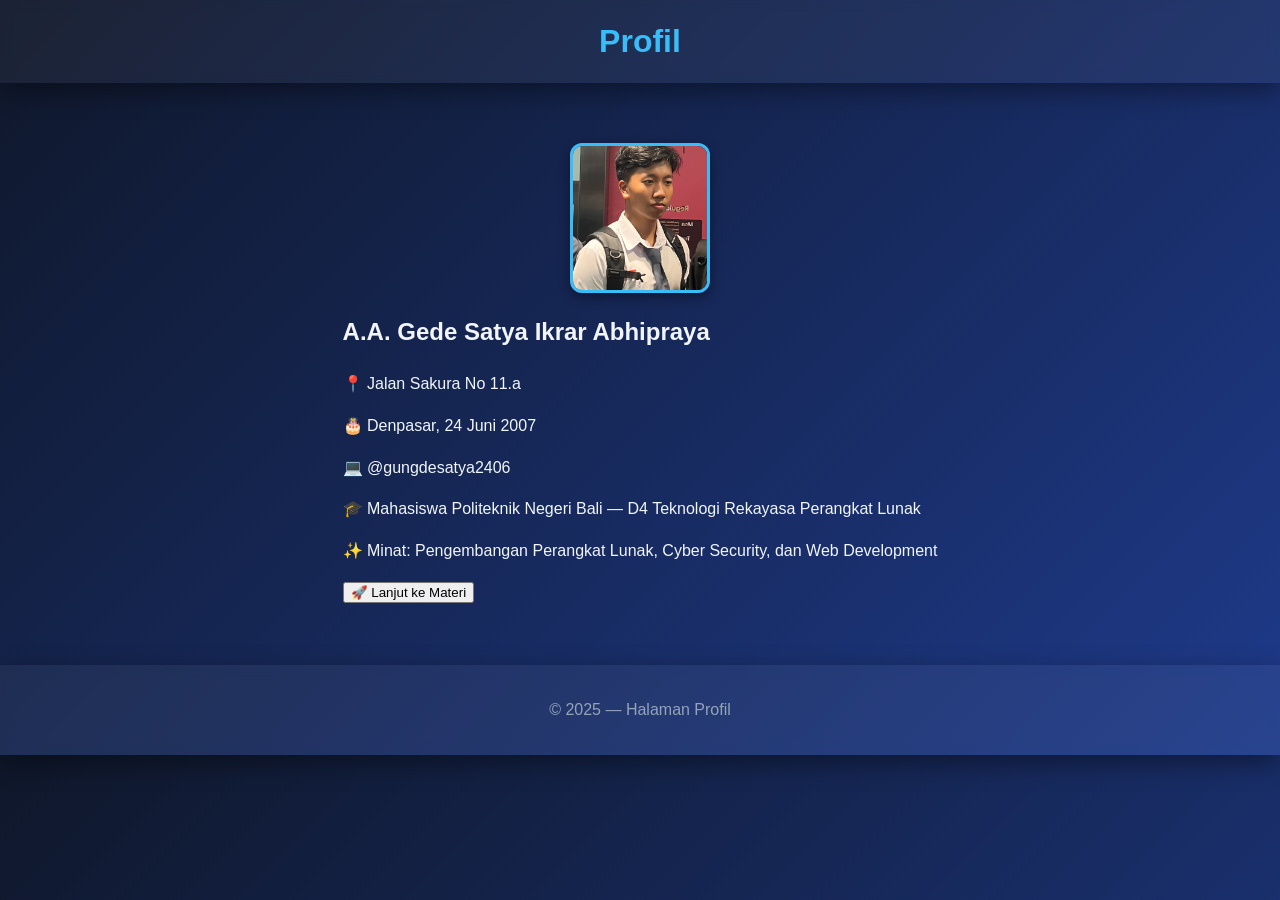
<file: index.html>
<!DOCTYPE html>
<html lang="id">
<head>
  <meta charset="UTF-8" />
  <meta name="viewport" content="width=device-width, initial-scale=1" />
  <title>Profil Saya</title>
  <link rel="stylesheet" href="tugas.css" />
</head>
<body>
  <header class="site-header">
    <h1>Profil</h1>
  </header>

  <main class="hero">
    <div class="profile-card">
      <div class="profile-img-wrapper">
        <img src="WhatsApp Image 2025-11-26 at 22.23.00 (1).jpeg" alt="Foto Profil" class="profile-img">
      </div>
      <h2>A.A. Gede Satya Ikrar Abhipraya</h2>
      <p>📍 Jalan Sakura No 11.a</p>
      <p>🎂 Denpasar, 24 Juni 2007</p>

      <p>💻 @gungdesatya2406</p>
      <p>🎓 Mahasiswa Politeknik Negeri Bali — D4 Teknologi Rekayasa Perangkat Lunak</p>
      <p>✨ Minat: Pengembangan Perangkat Lunak, Cyber Security, dan Web Development</p>

      <button onclick="window.location.href='tugas.html'">
        🚀 Lanjut ke Materi
      </button>
    </div>
  </main>

  <footer class="site-footer">
    <p>&copy; 2025 — Halaman Profil</p>
  </footer>
</body>
</html>
</file>
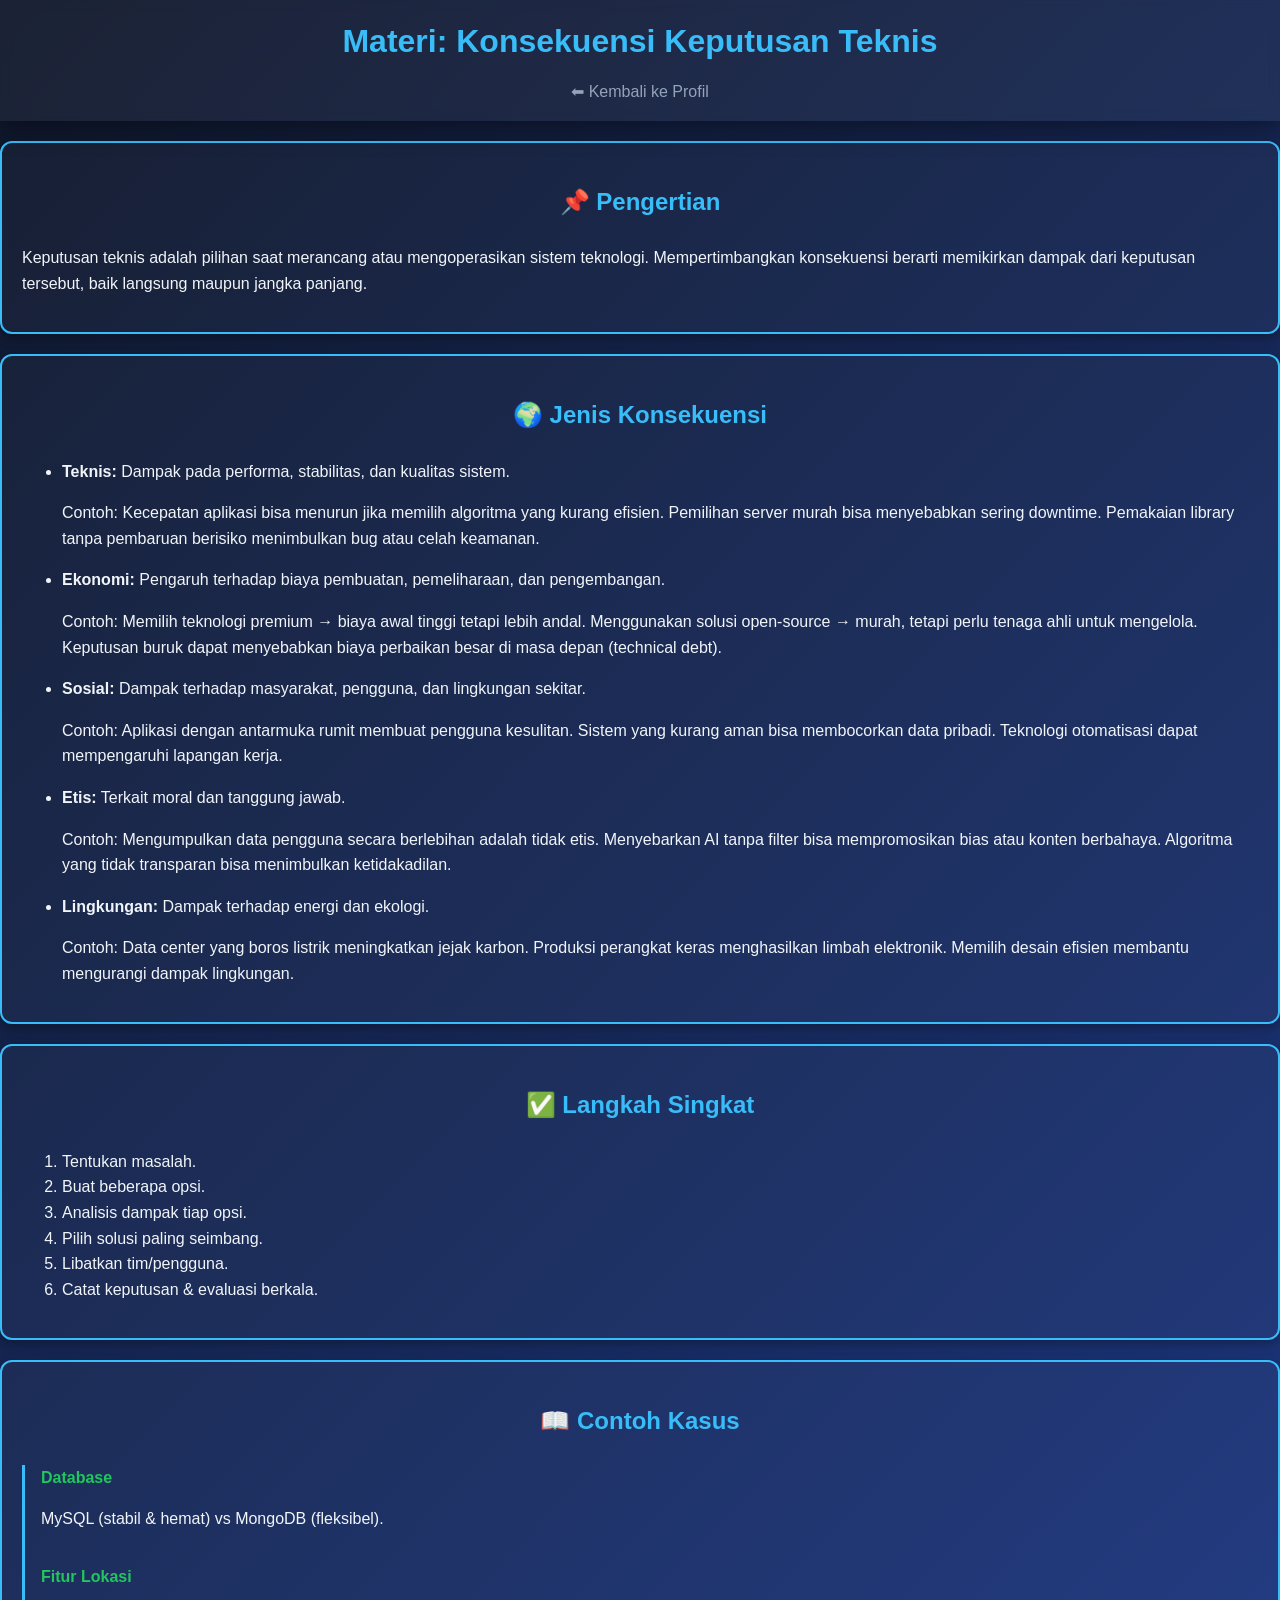
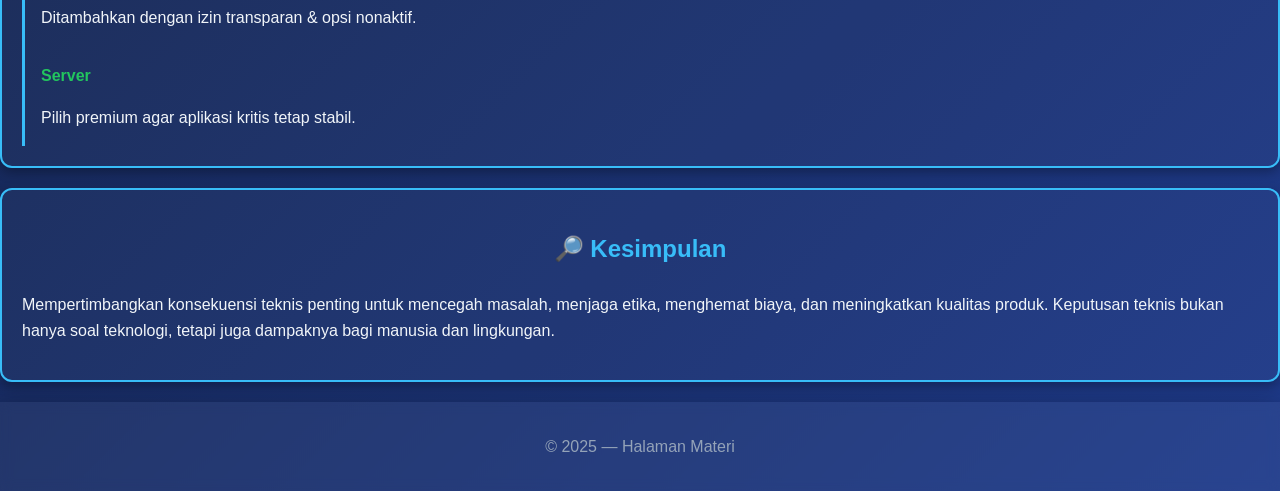
<file: tugas.html>
<!DOCTYPE html>
<html lang="id">
<head>
  <meta charset="UTF-8" />
  <meta name="viewport" content="width=device-width, initial-scale=1" />
  <title>Materi Keputusan Teknis</title>
  <link rel="stylesheet" href="tugas.css" />
</head>
<body>
  <header class="site-header">
    <h1>Materi: Konsekuensi Keputusan Teknis</h1>
    <nav>
      <ul class="nav">
        <li><a href="index.html">⬅ Kembali ke Profil</a></li>
      </ul>
    </nav>
  </header>

  <main>
    <section class="section bordered">
      <div class="container">
        <h2>📌 Pengertian</h2>
        <p>Keputusan teknis adalah pilihan saat merancang atau mengoperasikan sistem teknologi. 
        Mempertimbangkan konsekuensi berarti memikirkan dampak dari keputusan tersebut, baik langsung maupun jangka panjang.</p>
      </div>
    </section>

    <section class="section bordered">
  <div class="container">
    <h2>🌍 Jenis Konsekuensi</h2>
    <ul>
      <li>
        <strong>Teknis:</strong> Dampak pada performa, stabilitas, dan kualitas sistem.
        <p>Contoh: Kecepatan aplikasi bisa menurun jika memilih algoritma yang kurang efisien. 
        Pemilihan server murah bisa menyebabkan sering downtime. 
        Pemakaian library tanpa pembaruan berisiko menimbulkan bug atau celah keamanan.</p>
      </li>
      <li>
        <strong>Ekonomi:</strong> Pengaruh terhadap biaya pembuatan, pemeliharaan, dan pengembangan.
        <p>Contoh: Memilih teknologi premium → biaya awal tinggi tetapi lebih andal. 
        Menggunakan solusi open-source → murah, tetapi perlu tenaga ahli untuk mengelola. 
        Keputusan buruk dapat menyebabkan biaya perbaikan besar di masa depan (technical debt).</p>
      </li>
      <li>
        <strong>Sosial:</strong> Dampak terhadap masyarakat, pengguna, dan lingkungan sekitar.
        <p>Contoh: Aplikasi dengan antarmuka rumit membuat pengguna kesulitan. 
        Sistem yang kurang aman bisa membocorkan data pribadi. 
        Teknologi otomatisasi dapat mempengaruhi lapangan kerja.</p>
      </li>
      <li>
        <strong>Etis:</strong> Terkait moral dan tanggung jawab.
        <p>Contoh: Mengumpulkan data pengguna secara berlebihan adalah tidak etis. 
        Menyebarkan AI tanpa filter bisa mempromosikan bias atau konten berbahaya. 
        Algoritma yang tidak transparan bisa menimbulkan ketidakadilan.</p>
      </li>
      <li>
        <strong>Lingkungan:</strong> Dampak terhadap energi dan ekologi.
        <p>Contoh: Data center yang boros listrik meningkatkan jejak karbon. 
        Produksi perangkat keras menghasilkan limbah elektronik. 
        Memilih desain efisien membantu mengurangi dampak lingkungan.</p>
      </li>
    </ul>
  </div>
</section>


    <section class="section bordered">
      <div class="container">
        <h2>✅ Langkah Singkat</h2>
        <ol>
          <li>Tentukan masalah.</li>
          <li>Buat beberapa opsi.</li>
          <li>Analisis dampak tiap opsi.</li>
          <li>Pilih solusi paling seimbang.</li>
          <li>Libatkan tim/pengguna.</li>
          <li>Catat keputusan & evaluasi berkala.</li>
        </ol>
      </div>
    </section>

    <section class="section bordered">
      <div class="container">
        <h2>📖 Contoh Kasus</h2>
        <div class="timeline">
          <div class="timeline-item"><time>Database</time><p>MySQL (stabil & hemat) vs MongoDB (fleksibel).</p></div>
          <div class="timeline-item"><time>Fitur Lokasi</time><p>Ditambahkan dengan izin transparan & opsi nonaktif.</p></div>
          <div class="timeline-item"><time>Server</time><p>Pilih premium agar aplikasi kritis tetap stabil.</p></div>
        </div>
      </div>
    </section>

    <section class="section bordered">
      <div class="container">
        <h2>🔎 Kesimpulan</h2>
        <p>Mempertimbangkan konsekuensi teknis penting untuk mencegah masalah, menjaga etika, menghemat biaya, 
        dan meningkatkan kualitas produk. Keputusan teknis bukan hanya soal teknologi, tetapi juga dampaknya bagi manusia dan lingkungan.</p>
      </div>
    </section>
  </main>

  <footer class="site-footer">
    <p>&copy; 2025 — Halaman Materi</p>
  </footer>
</body>
</html>
</file>
<file: tugas.css>
:root {
  --bg1: #0f172a;
  --bg2: #1e3a8a;
  --surface: rgba(255,255,255,0.05);
  --text: #f1f5f9;
  --muted: #94a3b8;
  --primary: #38bdf8;
  --accent: #22c55e;
  --danger: #ef4444;
  --radius: 16px;
  --shadow: 0 8px 24px rgba(0,0,0,0.4);
}

* { box-sizing: border-box; }
html, body { margin: 0; padding: 0; scroll-behavior: smooth; }
body {
  font-family: 'Segoe UI', Roboto, sans-serif;
  background: linear-gradient(135deg, var(--bg1), var(--bg2));
  color: var(--text);
  line-height: 1.6;
}

.site-header, .site-footer {
  text-align: center;
  padding: 16px;
  background: var(--surface);
  backdrop-filter: blur(6px);
  box-shadow: var(--shadow);
}
.site-header h1 { margin: 0; color: var(--primary); }
.site-footer p { color: var(--muted); }

.nav {
  display: flex;
  justify-content: center;
  gap: 12px;
  list-style: none;
  padding: 0;
  margin: 12px 0 0;
}
.nav a {
  color: var(--muted);
  text-decoration: none;
  padding: 8px 14px;
  border-radius: 8px;
  transition: all .3s;
}
.nav a:hover {
  color: var(--text);
  background: var(--primary);
}

.hero {
  padding: 60px 20px;
  display: flex;
  justify-content: center;
  align-items: center;
}
.profile-img-wrapper {
  width: 140px;
  height: 150px;
  margin: 0 auto 16px;
  border-radius: 12px;        
  overflow: hidden;
  border: 3px solid var(--primary);
  box-shadow: 0 4px 12px rgba(0,0,0,0.4); 
}

.profile-img {
  width: 100%;
  height: 100%;
  object-fit: cover;
  display: block;
  transition: transform 0.3s ease;
}

.profile-img-wrapper:hover .profile-img {
  transform: scale(1.05);
}




button:hover { background: var(--accent); transform: scale(1.05); }

.section {
  padding: 40px 20px;
}
.section h2 {
  text-align: center;
  margin-bottom: 24px;
  color: var(--primary);
}
.highlight {
  background: linear-gradient(135deg, #1e293b, #0f172a);
  border-left: 4px solid var(--primary);
  border-radius: var(--radius);
  padding: 32px;
  box-shadow: var(--shadow);
}

.grid {
  display: grid;
  gap: 20px;
  grid-template-columns: repeat(auto-fit, minmax(220px, 1fr));
}
.card {
  background: var(--surface);
  border-radius: var(--radius);
  padding: 20px;
  box-shadow: var(--shadow);
  transition: transform .3s;
}
.card:hover { transform: translateY(-6px); }
.card h3 { margin-top: 0; color: var(--accent); }

.timeline {
  display: grid;
  gap: 16px;
  border-left: 3px solid var(--primary);
  padding-left: 16px;
}
.timeline-item time {
  display: block;
  font-weight: bold;
  color: var(--accent);
  margin-bottom: 6px;
}

.checklist li {
  margin-bottom: 12px;
  background: var(--surface);
  padding: 12px;
  border-radius: var(--radius);
  box-shadow: var(--shadow);
  list-style: none;
  transition: transform .3s;
}
.checklist li:hover { transform: scale(1.02); }
.checklist strong { color: var(--text); }

@keyframes fadeInUp {
  from { opacity: 0; transform: translateY(20px); }
  to { opacity: 1; transform: translateY(0); }
}
.bordered {
  border: 2px solid var(--primary);
  border-radius: 12px;
  padding: 20px;
  margin: 20px auto;
  background: rgba(255,255,255,0.03);
  box-shadow: 0 4px 12px rgba(0,0,0,0.3);
  transition: transform 0.3s ease, box-shadow 0.3s ease;
}

.bordered:hover {
  transform: translateY(-4px);
  box-shadow: 0 6px 16px rgba(0,0,0,0.5);
}
</file>
